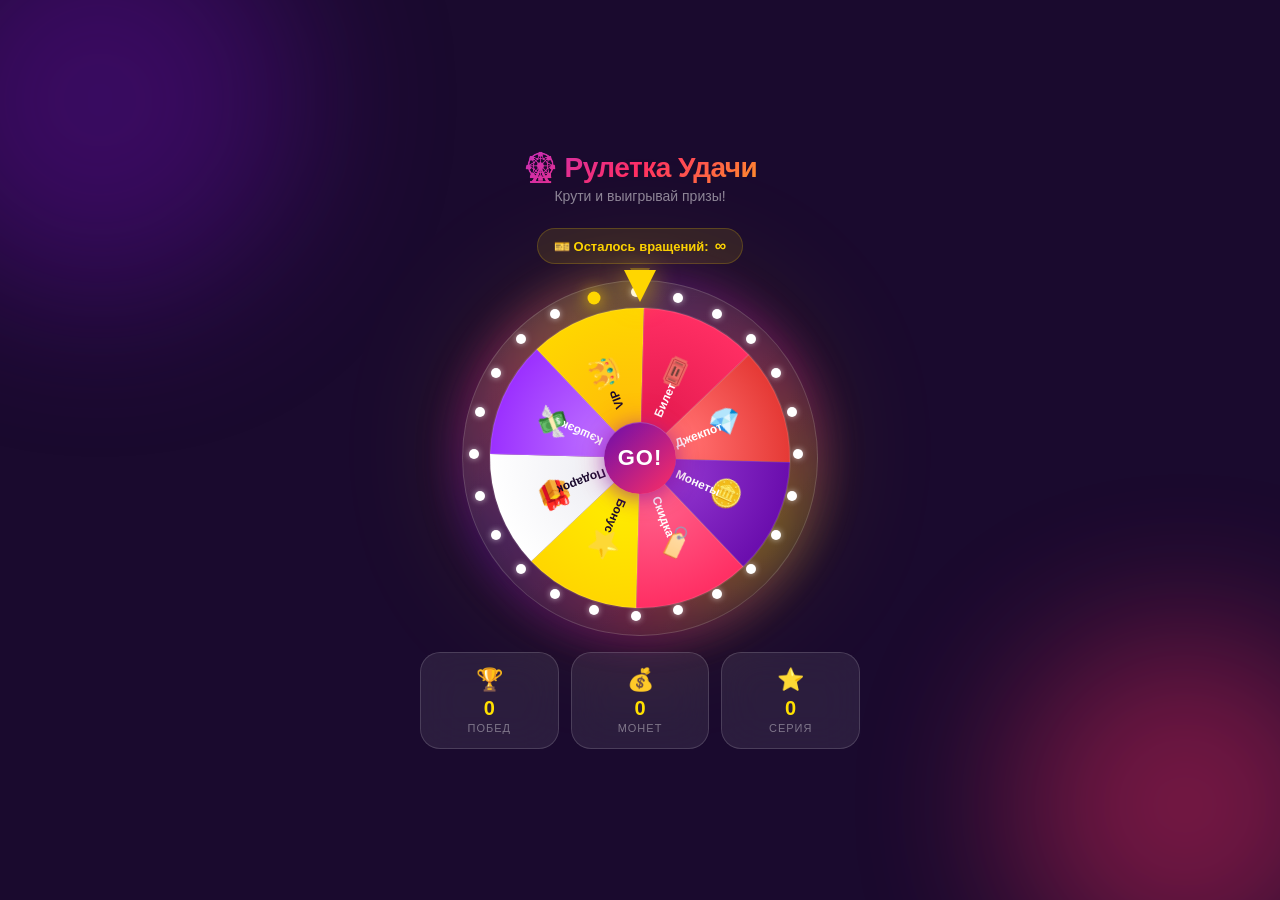
<file: ruletka.html>
<!DOCTYPE html>
<html lang="ru">
<head>
<meta charset="UTF-8">
<meta name="viewport" content="width=device-width, initial-scale=1.0, user-scalable=no">
<link rel="stylesheet" href="./styles/ruletka.css">
<title>🎡 Рулетка Удачи</title>
</head>
<body>

<!-- ═══════════ ANIMATED BACKGROUND ORBS ═══════════ -->
<div class="bg-orbs">
  <div class="orb"></div>
  <div class="orb"></div>
  <div class="orb"></div>
</div>

<!-- ═══════════ CONFETTI CANVAS ═══════════ -->
<canvas id="confettiCanvas"></canvas>

<!-- ═══════════ MAIN APP ═══════════ -->
<div class="app-container">

  <!-- Header -->
  <div class="header">
    <h1>🎡 Рулетка Удачи</h1>
    <p>Крути и выигрывай призы!</p>
  </div>

  <!-- Spins Badge -->
  <div class="spins-badge">
    🎫 Осталось вращений: <span class="count" id="spinsCount">∞</span>
  </div>

  <!-- Wheel -->
  <div class="wheel-wrapper">
    <div class="wheel-outer-ring"></div>
    <div class="wheel-dots" id="wheelDots"></div>
    <canvas id="wheelCanvas" width="320" height="320"></canvas>
    <div class="pointer"></div>
    <button class="center-btn" id="spinBtn" aria-label="Крутить">GO!</button>
  </div>

  <!-- Stats -->
  <div class="stats-bar">
    <div class="stat-card">
      <div class="stat-icon">🏆</div>
      <div class="stat-value" id="totalWins">0</div>
      <div class="stat-label">Побед</div>
    </div>
    <div class="stat-card">
      <div class="stat-icon">💰</div>
      <div class="stat-value" id="totalCoins">0</div>
      <div class="stat-label">Монет</div>
    </div>
    <div class="stat-card">
      <div class="stat-icon">⭐</div>
      <div class="stat-value" id="totalStreak">0</div>
      <div class="stat-label">Серия</div>
    </div>
  </div>

</div>

<!-- ═══════════ RESULT POPUP ═══════════ -->
<div class="popup-overlay" id="popup">
  <div class="popup-card">
    <span class="popup-emoji" id="popupEmoji">🎉</span>
    <div class="popup-title" id="popupTitle">Поздравляем!</div>
    <div class="popup-desc" id="popupDesc">Вы выиграли приз</div>
    <button class="popup-btn" id="popupBtn">Забрать приз 🎁</button>
  </div>
</div>


</body>

<script src="./js/ruletka.js"></script>
</html>
</file>
<file: styles/ruletka.css>
/* ═══════════════════════════════════════════
   RESET & BASE
   ═══════════════════════════════════════════ */
*, *::before, *::after {
  margin: 0;
  padding: 0;
  box-sizing: border-box;
}

:root {
  --purple: #6A0DAD;
  --purple-light: #9B30FF;
  --pink: #FF2E63;
  --pink-light: #FF6B8A;
  --yellow: #FFD600;
  --yellow-light: #FFEA00;
  --white: #FFFFFF;
  --gray-light: #F5F5FA;
  --gray: #E0E0E8;
  --dark: #1A0A2E;
  --dark-card: rgba(26, 10, 46, 0.7);
  --glass-bg: rgba(255, 255, 255, 0.08);
  --glass-border: rgba(255, 255, 255, 0.15);
  --radius: 20px;
  --shadow: 0 20px 60px rgba(106, 13, 173, 0.3);
}

body {
  font-family: -apple-system, BlinkMacSystemFont, 'Segoe UI', Roboto, 'Helvetica Neue', Arial, sans-serif;
  background: var(--dark);
  min-height: 100vh;
  display: flex;
  flex-direction: column;
  align-items: center;
  justify-content: center;
  overflow-x: hidden;
  color: var(--white);
  -webkit-tap-highlight-color: transparent;
}

/* ═══════════════════════════════════════════
   ANIMATED BACKGROUND
   ═══════════════════════════════════════════ */
.bg-orbs {
  position: fixed;
  inset: 0;
  z-index: 0;
  overflow: hidden;
  pointer-events: none;
}

.bg-orbs .orb {
  position: absolute;
  border-radius: 50%;
  filter: blur(80px);
  opacity: 0.4;
  animation: floatOrb 20s ease-in-out infinite;
}

.bg-orbs .orb:nth-child(1) {
  width: 400px; height: 400px;
  background: var(--purple);
  top: -100px; left: -100px;
  animation-delay: 0s;
}

.bg-orbs .orb:nth-child(2) {
  width: 350px; height: 350px;
  background: var(--pink);
  bottom: -80px; right: -80px;
  animation-delay: -7s;
  animation-duration: 25s;
}

.bg-orbs .orb:nth-child(3) {
  width: 300px; height: 300px;
  background: var(--yellow);
  top: 50%; left: 50%;
  transform: translate(-50%, -50%);
  animation-delay: -14s;
  animation-duration: 30s;
  opacity: 0.2;
}

@keyframes floatOrb {
  0%, 100% { transform: translate(0, 0) scale(1); }
  25% { transform: translate(50px, -80px) scale(1.1); }
  50% { transform: translate(-30px, 60px) scale(0.9); }
  75% { transform: translate(70px, 30px) scale(1.05); }
}

/* ═══════════════════════════════════════════
   MAIN CONTAINER (Glassmorphism)
   ═══════════════════════════════════════════ */
.app-container {
  position: relative;
  z-index: 1;
  width: 100%;
  max-width: 480px;
  padding: 20px;
  display: flex;
  flex-direction: column;
  align-items: center;
  gap: 24px;
}

/* ═══════════════════════════════════════════
   HEADER
   ═══════════════════════════════════════════ */
.header {
  text-align: center;
  width: 100%;
}

.header h1 {
  font-size: 28px;
  font-weight: 800;
  background: linear-gradient(135deg, var(--purple-light), var(--pink), var(--yellow));
  -webkit-background-clip: text;
  -webkit-text-fill-color: transparent;
  background-clip: text;
  letter-spacing: -0.5px;
}

.header p {
  font-size: 14px;
  color: rgba(255,255,255,0.5);
  margin-top: 4px;
}

/* ═══════════════════════════════════════════
   WHEEL WRAPPER
   ═══════════════════════════════════════════ */
.wheel-wrapper {
  position: relative;
  width: 340px;
  height: 340px;
  display: flex;
  align-items: center;
  justify-content: center;
}

/* Outer glow ring */
.wheel-wrapper::before {
  content: '';
  position: absolute;
  inset: -15px;
  border-radius: 50%;
  background: conic-gradient(
    var(--purple), var(--pink), var(--yellow),
    var(--pink), var(--purple), var(--pink), var(--yellow)
  );
  opacity: 0.3;
  filter: blur(20px);
  animation: pulseGlow 3s ease-in-out infinite;
  z-index: 0;
}

@keyframes pulseGlow {
  0%, 100% { opacity: 0.2; transform: scale(1); }
  50% { opacity: 0.4; transform: scale(1.05); }
}

/* Outer decorative ring */
.wheel-outer-ring {
  position: absolute;
  inset: -8px;
  border-radius: 50%;
  background: linear-gradient(135deg, rgba(255,255,255,0.1), rgba(255,255,255,0.02));
  backdrop-filter: blur(10px);
  border: 1px solid var(--glass-border);
  z-index: 1;
  box-shadow: 0 0 40px rgba(106, 13, 173, 0.2);
}

/* Dot indicators around the wheel */
.wheel-dots {
  position: absolute;
  inset: -4px;
  border-radius: 50%;
  z-index: 2;
}

.wheel-dot {
  position: absolute;
  width: 10px;
  height: 10px;
  border-radius: 50%;
  background: var(--white);
  box-shadow: 0 0 6px rgba(255,255,255,0.6);
  transition: all 0.15s ease;
}

.wheel-dot.active {
  background: var(--yellow);
  box-shadow: 0 0 12px var(--yellow);
  transform: scale(1.3);
}

/* Canvas wheel */
#wheelCanvas {
  position: relative;
  z-index: 3;
  border-radius: 50%;
  cursor: pointer;
  transition: filter 0.3s ease;
}

#wheelCanvas:hover {
  filter: brightness(1.05);
}

/* Center button */
.center-btn {
  position: absolute;
  z-index: 4;
  width: 72px;
  height: 72px;
  border-radius: 50%;
  border: none;
  cursor: pointer;
  font-size: 22px;
  font-weight: 900;
  letter-spacing: 1px;
  color: var(--white);
  background: linear-gradient(135deg, var(--purple), var(--pink));
  box-shadow:
    0 4px 20px rgba(106, 13, 173, 0.5),
    0 0 30px rgba(255, 46, 99, 0.3),
    inset 0 1px 0 rgba(255,255,255,0.2);
  transition: all 0.3s cubic-bezier(0.4, 0, 0.2, 1);
  display: flex;
  align-items: center;
  justify-content: center;
}

.center-btn:hover {
  transform: scale(1.08);
  box-shadow:
    0 6px 30px rgba(106, 13, 173, 0.6),
    0 0 50px rgba(255, 46, 99, 0.4),
    inset 0 1px 0 rgba(255,255,255,0.3);
}

.center-btn:active {
  transform: scale(0.95);
}

.center-btn.spinning {
  pointer-events: none;
  opacity: 0.7;
}

/* ═══════════════════════════════════════════
   POINTER (Triangle at top)
   ═══════════════════════════════════════════ */
.pointer {
  position: absolute;
  top: -18px;
  left: 50%;
  transform: translateX(-50%);
  z-index: 5;
  width: 0;
  height: 0;
  border-left: 16px solid transparent;
  border-right: 16px solid transparent;
  border-top: 32px solid var(--yellow);
  filter: drop-shadow(0 4px 12px rgba(255, 214, 0, 0.5));
  transition: filter 0.3s ease;
}

.pointer::after {
  content: '';
  position: absolute;
  top: -34px;
  left: -10px;
  border-left: 10px solid transparent;
  border-right: 10px solid transparent;
  border-top: 20px solid rgba(255, 214, 0, 0.3);
}

/* ═══════════════════════════════════════════
   STATS BAR
   ═══════════════════════════════════════════ */
.stats-bar {
  display: flex;
  gap: 12px;
  width: 100%;
}

.stat-card {
  flex: 1;
  padding: 14px 16px;
  border-radius: var(--radius);
  background: var(--glass-bg);
  backdrop-filter: blur(20px);
  border: 1px solid var(--glass-border);
  text-align: center;
  transition: all 0.3s ease;
}

.stat-card:hover {
  background: rgba(255,255,255,0.12);
  transform: translateY(-2px);
}

.stat-card .stat-icon {
  font-size: 22px;
  margin-bottom: 4px;
}

.stat-card .stat-value {
  font-size: 20px;
  font-weight: 800;
  background: linear-gradient(135deg, var(--yellow), var(--yellow-light));
  -webkit-background-clip: text;
  -webkit-text-fill-color: transparent;
  background-clip: text;
}

.stat-card .stat-label {
  font-size: 11px;
  color: rgba(255,255,255,0.4);
  margin-top: 2px;
  text-transform: uppercase;
  letter-spacing: 1px;
}

/* ═══════════════════════════════════════════
   RESULT POPUP
   ═══════════════════════════════════════════ */
.popup-overlay {
  position: fixed;
  inset: 0;
  z-index: 100;
  background: rgba(0, 0, 0, 0.6);
  backdrop-filter: blur(8px);
  display: flex;
  align-items: center;
  justify-content: center;
  opacity: 0;
  visibility: hidden;
  transition: all 0.4s cubic-bezier(0.4, 0, 0.2, 1);
}

.popup-overlay.visible {
  opacity: 1;
  visibility: visible;
}

.popup-card {
  width: 320px;
  padding: 36px 28px;
  border-radius: 28px;
  background: linear-gradient(135deg, rgba(40, 15, 70, 0.95), rgba(26, 10, 46, 0.98));
  backdrop-filter: blur(30px);
  border: 1px solid rgba(255,255,255,0.1);
  text-align: center;
  transform: scale(0.8) translateY(30px);
  transition: all 0.5s cubic-bezier(0.34, 1.56, 0.64, 1);
  box-shadow: 0 30px 80px rgba(106, 13, 173, 0.4);
}

.popup-overlay.visible .popup-card {
  transform: scale(1) translateY(0);
}

.popup-card .popup-emoji {
  font-size: 64px;
  display: block;
  margin-bottom: 16px;
  animation: bounceEmoji 0.6s cubic-bezier(0.34, 1.56, 0.64, 1) 0.2s both;
}

@keyframes bounceEmoji {
  0% { transform: scale(0); }
  100% { transform: scale(1); }
}

.popup-card .popup-title {
  font-size: 24px;
  font-weight: 800;
  margin-bottom: 8px;
  background: linear-gradient(135deg, var(--yellow), var(--yellow-light));
  -webkit-background-clip: text;
  -webkit-text-fill-color: transparent;
  background-clip: text;
}

.popup-card .popup-desc {
  font-size: 15px;
  color: rgba(255,255,255,0.6);
  margin-bottom: 24px;
  line-height: 1.5;
}

.popup-btn {
  width: 100%;
  padding: 16px;
  border: none;
  border-radius: 16px;
  font-size: 16px;
  font-weight: 700;
  cursor: pointer;
  color: var(--white);
  background: linear-gradient(135deg, var(--purple), var(--pink));
  box-shadow: 0 8px 30px rgba(106, 13, 173, 0.4);
  transition: all 0.3s ease;
}

.popup-btn:hover {
  transform: translateY(-2px);
  box-shadow: 0 12px 40px rgba(106, 13, 173, 0.5);
}

.popup-btn:active {
  transform: scale(0.97);
}

/* ═══════════════════════════════════════════
   CONFETTI CANVAS
   ═══════════════════════════════════════════ */
#confettiCanvas {
  position: fixed;
  inset: 0;
  z-index: 99;
  pointer-events: none;
}

/* ═══════════════════════════════════════════
   SPINS REMAINING BADGE
   ═══════════════════════════════════════════ */
.spins-badge {
  display: inline-flex;
  align-items: center;
  gap: 6px;
  padding: 8px 16px;
  border-radius: 50px;
  background: rgba(255, 214, 0, 0.1);
  border: 1px solid rgba(255, 214, 0, 0.2);
  font-size: 13px;
  font-weight: 600;
  color: var(--yellow);
}

.spins-badge .count {
  font-weight: 800;
  font-size: 16px;
}
</file>
